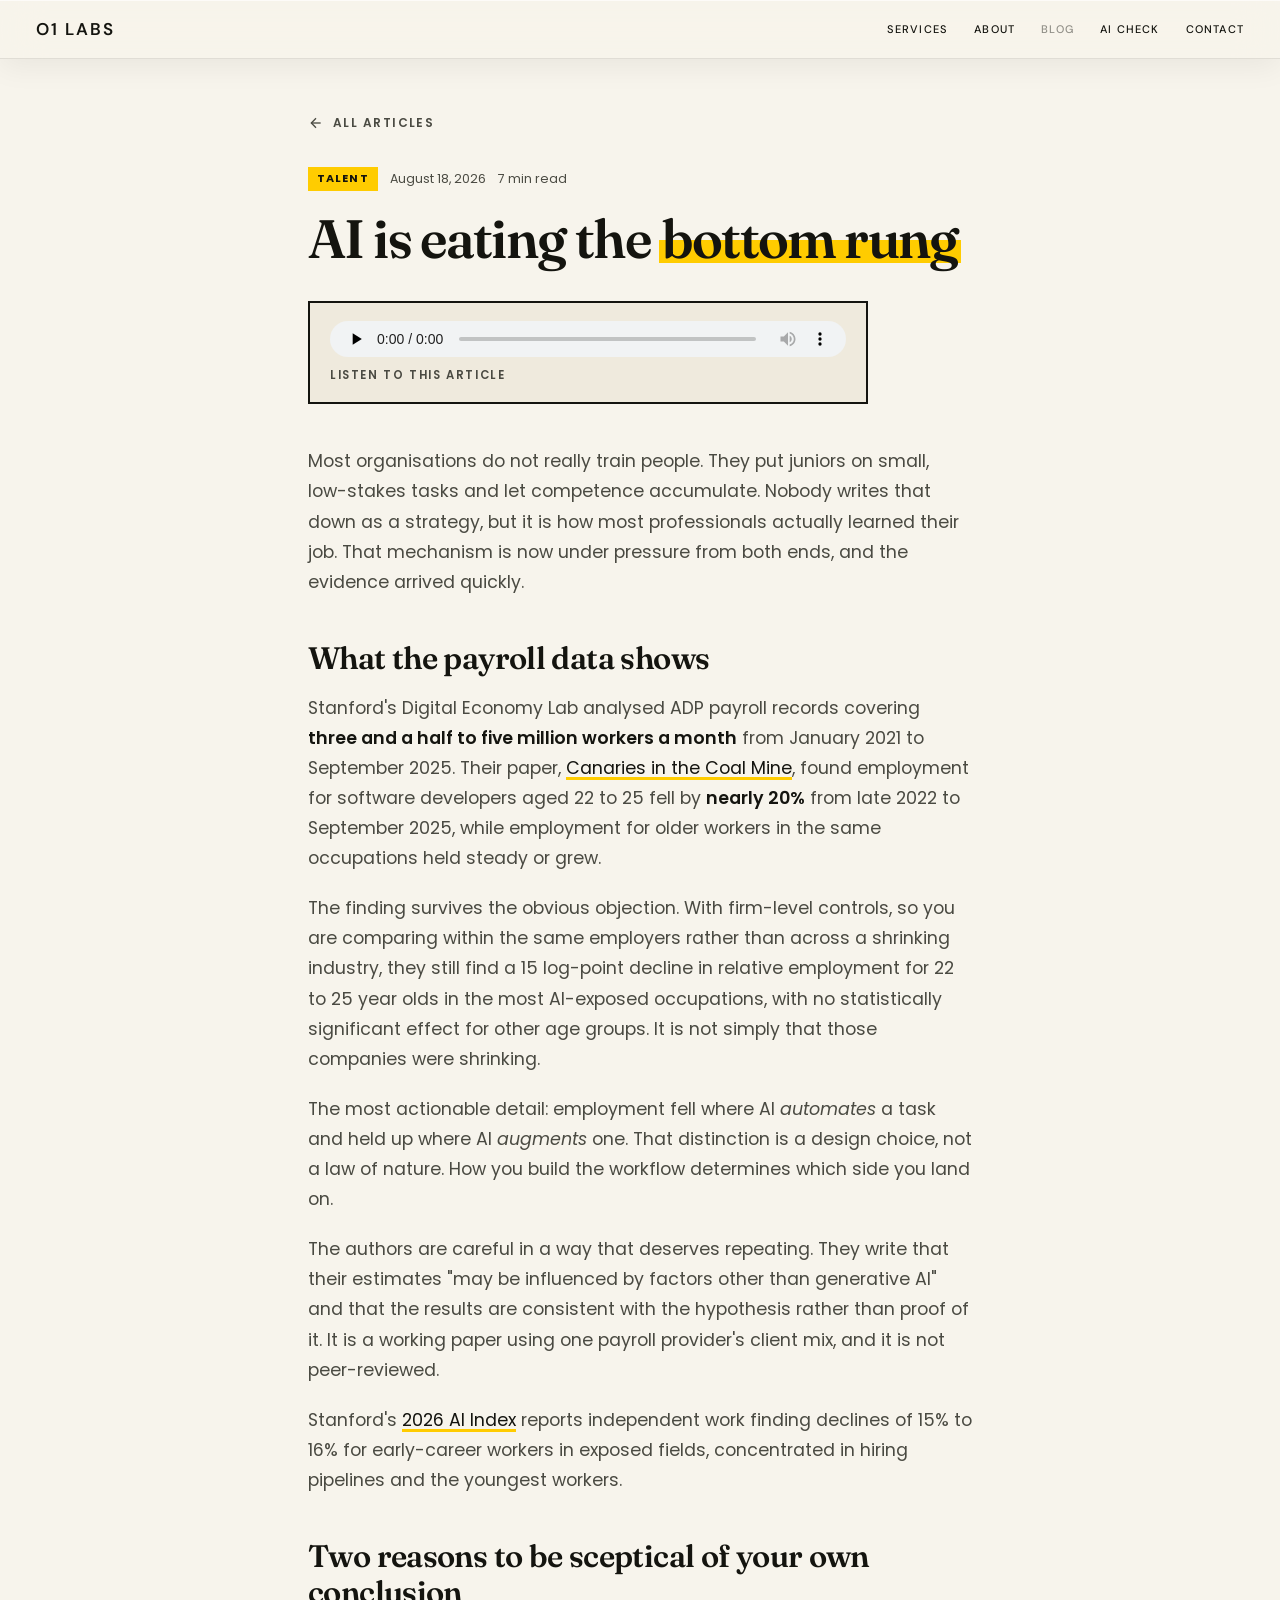
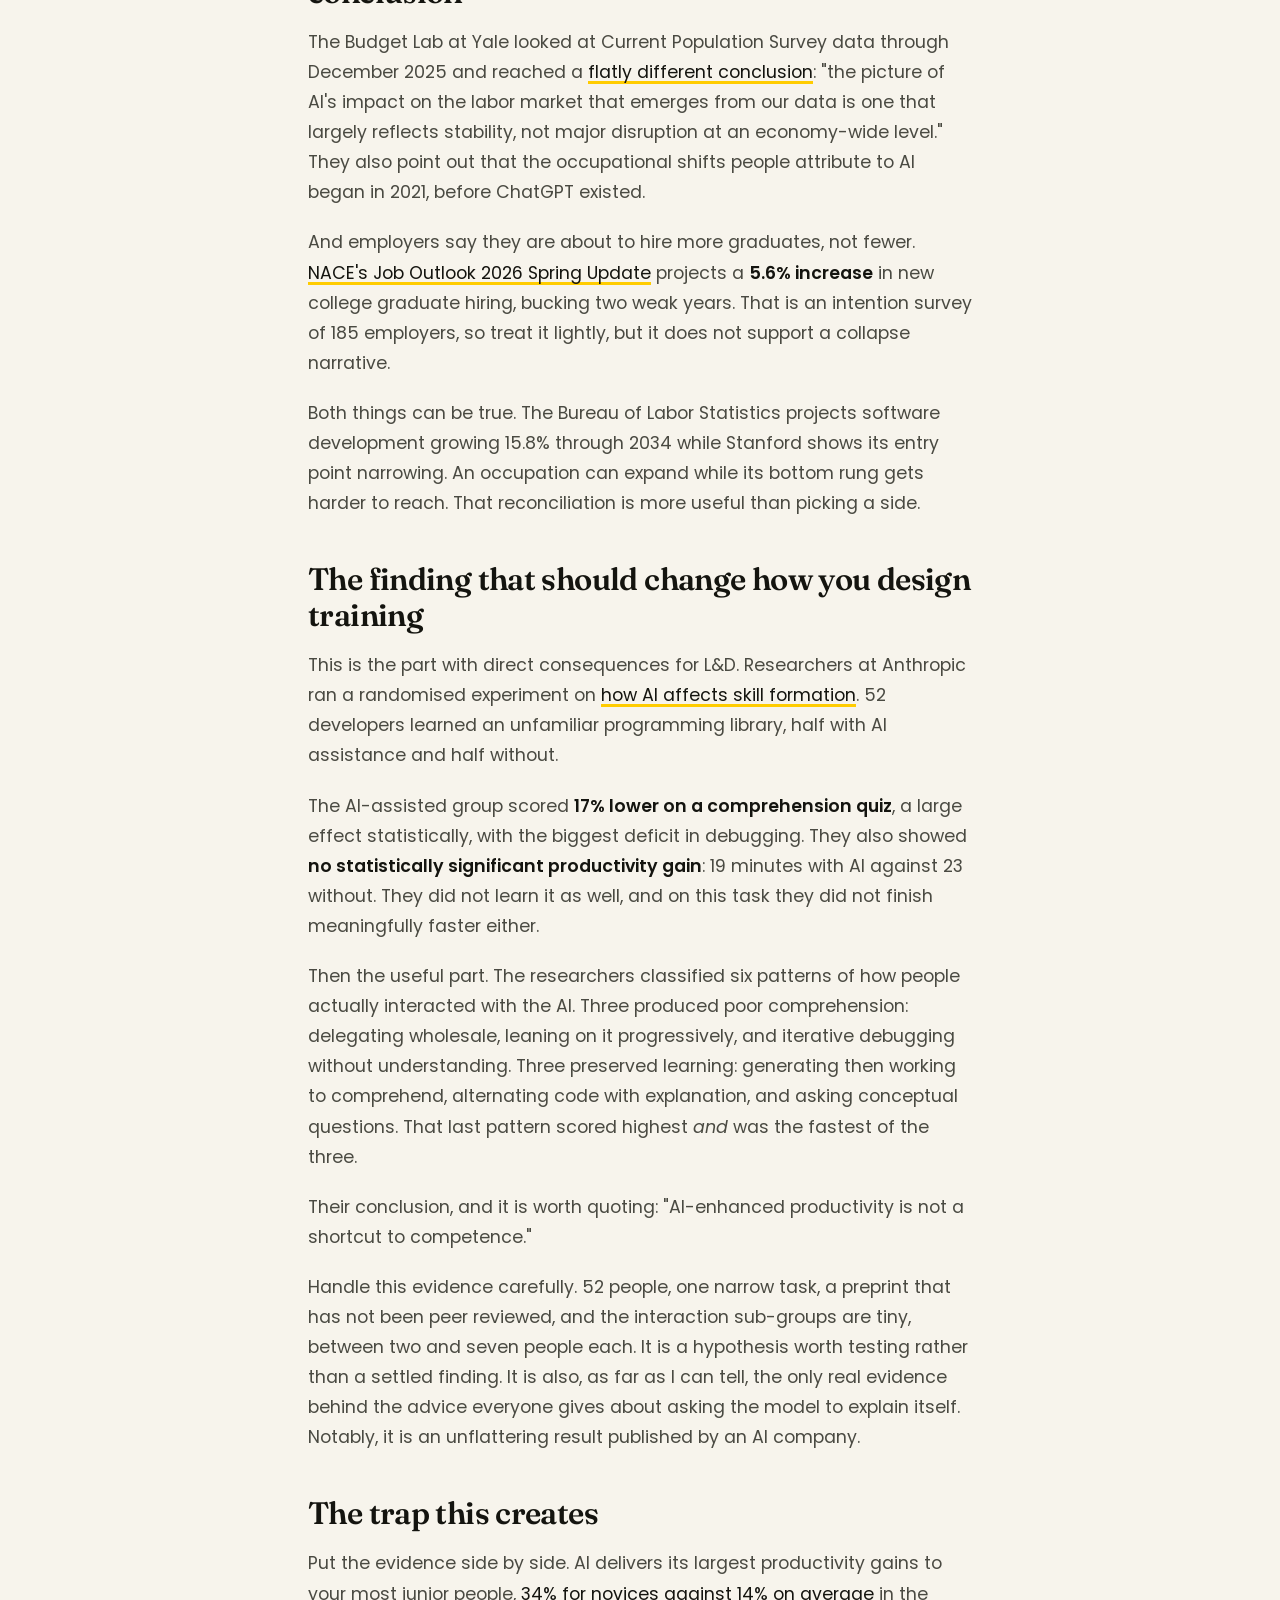
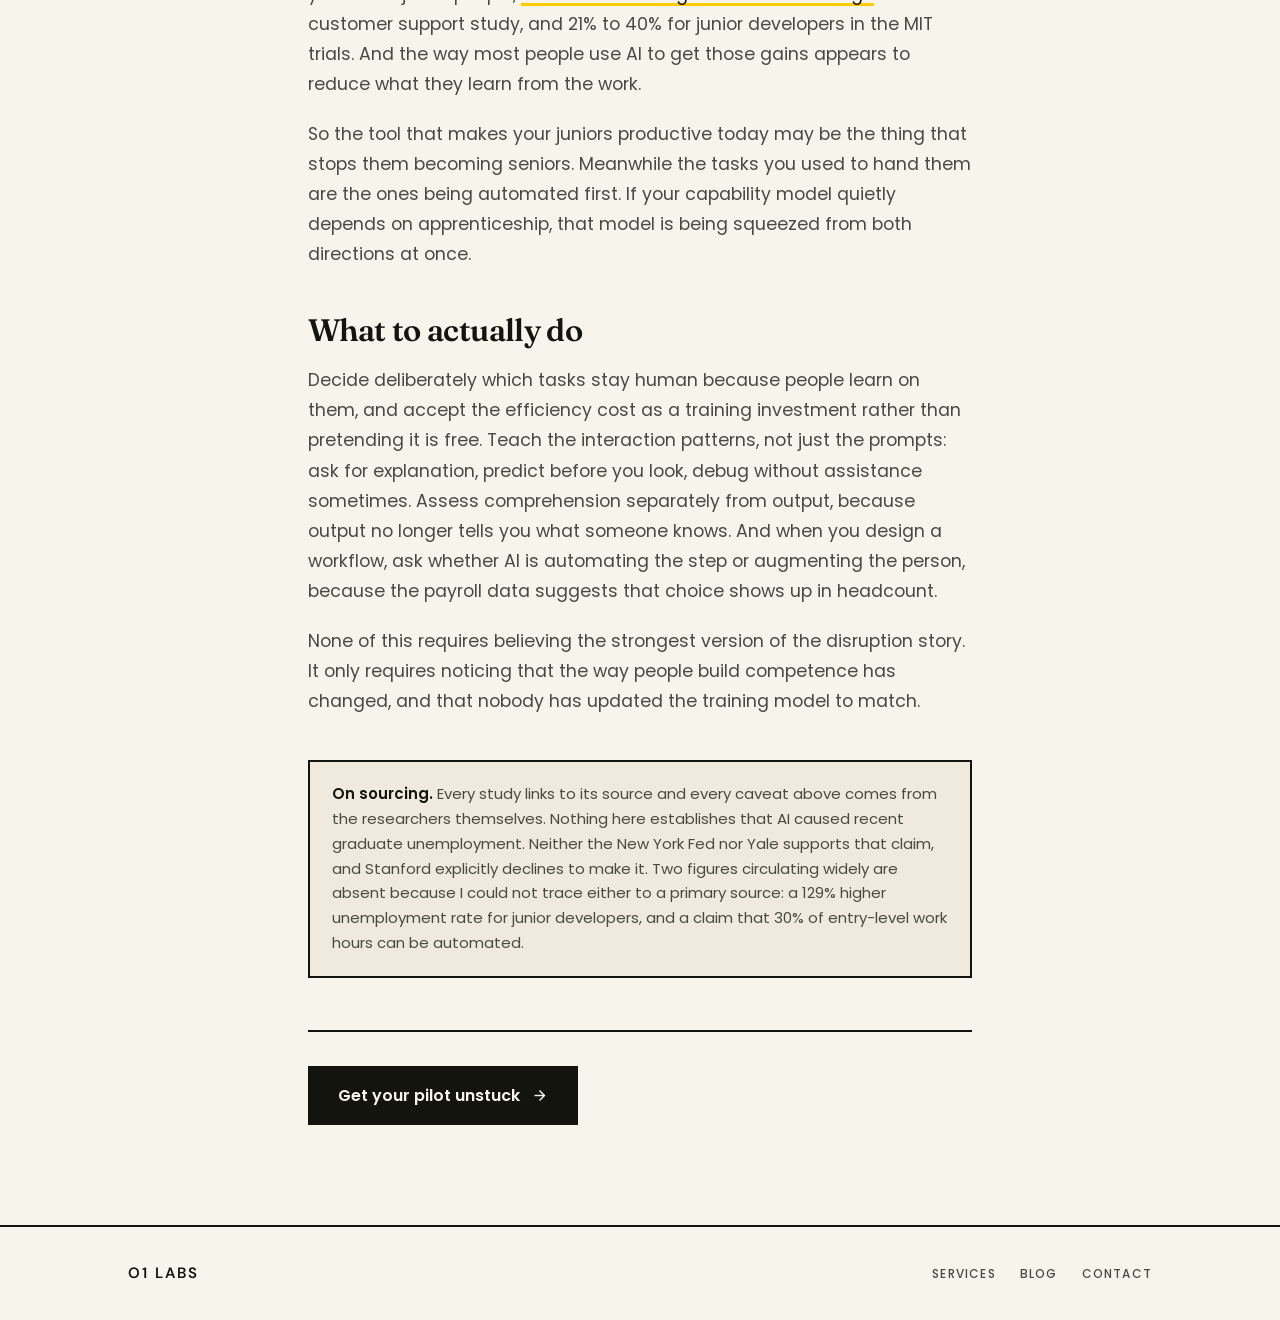
<file: blog/ai-is-eating-the-bottom-rung.html>
<!DOCTYPE html>
<html lang="en">
<head>
<meta charset="UTF-8">
<meta name="viewport" content="width=device-width, initial-scale=1.0">
<title>AI is eating the bottom rung. What that does to how your people learn. &middot; o1 Labs</title>
<meta name="description" content="The tasks juniors used to learn on are the tasks AI does best. That breaks the apprenticeship model most organisations quietly rely on.">
<link rel="canonical" href="https://o1-labs.com/blog/ai-is-eating-the-bottom-rung.html">
<link rel="icon" type="image/svg+xml" href="/favicon.svg">
<meta property="og:type" content="article">
<meta property="og:site_name" content="o1 Labs">
<meta property="og:title" content="AI is eating the bottom rung. What that does to how your people learn.">
<meta property="og:description" content="New payroll and experimental evidence on entry-level work, and what it means for how organisations build capability.">
<meta property="og:url" content="https://o1-labs.com/blog/ai-is-eating-the-bottom-rung.html">
<meta property="og:image" content="https://o1-labs.com/og.png">
<meta name="twitter:card" content="summary_large_image">
<meta name="article:published_time" content="2026-08-18">
<link rel="preconnect" href="https://fonts.googleapis.com">
<link rel="preconnect" href="https://fonts.gstatic.com" crossorigin>
<link href="https://fonts.googleapis.com/css2?family=DM+Sans:opsz,wght@9..40,400;9..40,500;9..40,600&family=Fraunces:opsz,wght@9..144,400;9..144,600;9..144,700&family=Poppins:wght@400;500;600;700&display=swap" rel="stylesheet">
<link rel="stylesheet" href="/blog/style.css">
<script type="application/ld+json">
{
  "@context": "https://schema.org",
  "@type": "BlogPosting",
  "headline": "AI is eating the bottom rung. What that does to how your people learn.",
  "description": "New payroll and experimental evidence on entry-level work, and what it means for how organisations build capability.",
  "datePublished": "2026-08-18",
  "author": { "@type": "Organization", "name": "o1 Labs", "url": "https://o1-labs.com/" },
  "publisher": { "@type": "Organization", "name": "o1 Labs", "logo": { "@type": "ImageObject", "url": "https://o1-labs.com/favicon.svg" } },
  "mainEntityOfPage": "https://o1-labs.com/blog/ai-is-eating-the-bottom-rung.html",
  "image": "https://o1-labs.com/og.png"
}
</script>
</head></head>
<body>
<nav class="nav over-light" id="mainNav">
  <a href="/" class="nav-logo">o1 Labs</a>
  <div class="nav-right">
    <a href="/#services" class="nav-lang">Services</a>
    <a href="/#about" class="nav-lang">About</a>
    <a href="/blog/" class="nav-lang active">Blog</a>
    <a href="/ai-readiness/" class="nav-lang">AI Check</a>
    <a href="/#contact" class="nav-lang">Contact</a>
    <div class="nav-icons">
      <div class="hamburger" id="hamburger" onclick="toggleMenu()">
        <span></span><span></span><span></span>
      </div>
    </div>
  </div>
</nav>

<div class="menu-overlay" id="menuOverlay">
  <div class="menu-nav-links">
    <a href="/#services" class="menu-nav-link">Services</a>
    <a href="/#about" class="menu-nav-link">About</a>
    <a href="/blog/" class="menu-nav-link">Blog</a>
    <a href="/ai-readiness/" class="menu-nav-link">AI Readiness Check</a>
    <a href="/clips/" class="menu-nav-link">Social Media Clips</a>
    <a href="/#contact" class="menu-nav-link">Contact</a>
  </div>
  <div class="menu-footer-links">
    <a href="https://www.linkedin.com/in/freddyalcantara/" class="menu-footer-link">LinkedIn</a>
    <a href="/privacy" class="menu-footer-link">Privacy</a>
    <a href="/terms" class="menu-footer-link">Terms</a>
  </div>
</div>

<main class="article">
  <a href="/blog/" class="back">
    <svg viewBox="0 0 24 24" fill="none" stroke="currentColor" stroke-width="2"><line x1="19" y1="12" x2="5" y2="12"/><polyline points="12 19 5 12 12 5"/></svg>
    All articles
  </a>
  <div class="article-meta">
    <span class="post-cat">Talent</span>
    <span class="post-date">August 18, 2026</span>
    <span class="post-read">7 min read</span>
  </div>
  <h1 class="article-title">AI is eating the <em>bottom rung</em></h1>

  <div class="listen-wrap">
    <audio id="listenAudio" class="listen-audio" controls preload="none" src="/blog/audio/ai-is-eating-the-bottom-rung.mp3"></audio>
    <span class="listen-note">Listen to this article</span>
  </div>

  <div class="article-body">
    <p>Most organisations do not really train people. They put juniors on small, low-stakes tasks and let competence accumulate. Nobody writes that down as a strategy, but it is how most professionals actually learned their job. That mechanism is now under pressure from both ends, and the evidence arrived quickly.</p>

    <h2>What the payroll data shows</h2>
    <p>Stanford's Digital Economy Lab analysed ADP payroll records covering <strong>three and a half to five million workers a month</strong> from January 2021 to September 2025. Their paper, <a href="https://digitaleconomy.stanford.edu/app/uploads/2025/11/CanariesintheCoalMine_Nov25.pdf" target="_blank" rel="noopener">Canaries in the Coal Mine</a>, found employment for software developers aged 22 to 25 fell by <strong>nearly 20%</strong> from late 2022 to September 2025, while employment for older workers in the same occupations held steady or grew.</p>
    <p>The finding survives the obvious objection. With firm-level controls, so you are comparing within the same employers rather than across a shrinking industry, they still find a 15 log-point decline in relative employment for 22 to 25 year olds in the most AI-exposed occupations, with no statistically significant effect for other age groups. It is not simply that those companies were shrinking.</p>
    <p>The most actionable detail: employment fell where AI <em>automates</em> a task and held up where AI <em>augments</em> one. That distinction is a design choice, not a law of nature. How you build the workflow determines which side you land on.</p>
    <p>The authors are careful in a way that deserves repeating. They write that their estimates "may be influenced by factors other than generative AI" and that the results are consistent with the hypothesis rather than proof of it. It is a working paper using one payroll provider's client mix, and it is not peer-reviewed.</p>
    <p>Stanford's <a href="https://hai.stanford.edu/assets/files/ai_index_report_2026_chapter_4_economy.pdf" target="_blank" rel="noopener">2026 AI Index</a> reports independent work finding declines of 15% to 16% for early-career workers in exposed fields, concentrated in hiring pipelines and the youngest workers.</p>

    <h2>Two reasons to be sceptical of your own conclusion</h2>
    <p>The Budget Lab at Yale looked at Current Population Survey data through December 2025 and reached a <a href="https://budgetlab.yale.edu/research/evaluating-impact-ai-labor-market-novemberdecember-cps-update" target="_blank" rel="noopener">flatly different conclusion</a>: "the picture of AI's impact on the labor market that emerges from our data is one that largely reflects stability, not major disruption at an economy-wide level." They also point out that the occupational shifts people attribute to AI began in 2021, before ChatGPT existed.</p>
    <p>And employers say they are about to hire more graduates, not fewer. <a href="https://www.naceweb.org/about-us/press/2026/outlook-brightens-for-college-class-of-2026-entry-level-hiring" target="_blank" rel="noopener">NACE's Job Outlook 2026 Spring Update</a> projects a <strong>5.6% increase</strong> in new college graduate hiring, bucking two weak years. That is an intention survey of 185 employers, so treat it lightly, but it does not support a collapse narrative.</p>
    <p>Both things can be true. The Bureau of Labor Statistics projects software development growing 15.8% through 2034 while Stanford shows its entry point narrowing. An occupation can expand while its bottom rung gets harder to reach. That reconciliation is more useful than picking a side.</p>

    <h2>The finding that should change how you design training</h2>
    <p>This is the part with direct consequences for L&D. Researchers at Anthropic ran a randomised experiment on <a href="https://arxiv.org/abs/2601.20245" target="_blank" rel="noopener">how AI affects skill formation</a>. 52 developers learned an unfamiliar programming library, half with AI assistance and half without.</p>
    <p>The AI-assisted group scored <strong>17% lower on a comprehension quiz</strong>, a large effect statistically, with the biggest deficit in debugging. They also showed <strong>no statistically significant productivity gain</strong>: 19 minutes with AI against 23 without. They did not learn it as well, and on this task they did not finish meaningfully faster either.</p>
    <p>Then the useful part. The researchers classified six patterns of how people actually interacted with the AI. Three produced poor comprehension: delegating wholesale, leaning on it progressively, and iterative debugging without understanding. Three preserved learning: generating then working to comprehend, alternating code with explanation, and asking conceptual questions. That last pattern scored highest <em>and</em> was the fastest of the three.</p>
    <p>Their conclusion, and it is worth quoting: "AI-enhanced productivity is not a shortcut to competence."</p>
    <p>Handle this evidence carefully. 52 people, one narrow task, a preprint that has not been peer reviewed, and the interaction sub-groups are tiny, between two and seven people each. It is a hypothesis worth testing rather than a settled finding. It is also, as far as I can tell, the only real evidence behind the advice everyone gives about asking the model to explain itself. Notably, it is an unflattering result published by an AI company.</p>

    <h2>The trap this creates</h2>
    <p>Put the evidence side by side. AI delivers its largest productivity gains to your most junior people, <a href="https://academic.oup.com/qje/article/140/2/889/7990658" target="_blank" rel="noopener">34% for novices against 14% on average</a> in the customer support study, and 21% to 40% for junior developers in the MIT trials. And the way most people use AI to get those gains appears to reduce what they learn from the work.</p>
    <p>So the tool that makes your juniors productive today may be the thing that stops them becoming seniors. Meanwhile the tasks you used to hand them are the ones being automated first. If your capability model quietly depends on apprenticeship, that model is being squeezed from both directions at once.</p>

    <h2>What to actually do</h2>
    <p>Decide deliberately which tasks stay human because people learn on them, and accept the efficiency cost as a training investment rather than pretending it is free. Teach the interaction patterns, not just the prompts: ask for explanation, predict before you look, debug without assistance sometimes. Assess comprehension separately from output, because output no longer tells you what someone knows. And when you design a workflow, ask whether AI is automating the step or augmenting the person, because the payroll data suggests that choice shows up in headcount.</p>
    <p>None of this requires believing the strongest version of the disruption story. It only requires noticing that the way people build competence has changed, and that nobody has updated the training model to match.</p>

    <p class="post-note"><strong>On sourcing.</strong> Every study links to its source and every caveat above comes from the researchers themselves. Nothing here establishes that AI caused recent graduate unemployment. Neither the New York Fed nor Yale supports that claim, and Stanford explicitly declines to make it. Two figures circulating widely are absent because I could not trace either to a primary source: a 129% higher unemployment rate for junior developers, and a claim that 30% of entry-level work hours can be automated.</p>
  </div>

  <div class="article-foot">
    <a href="/#contact" class="article-cta">
      Get your pilot unstuck
      <svg viewBox="0 0 24 24"><line x1="5" y1="12" x2="19" y2="12"/><polyline points="12 5 19 12 12 19"/></svg>
    </a>
  </div>
</main>

<footer class="bfooter">
  <div class="bfooter-inner">
    <div class="bfooter-logo">o1 Labs</div>
    <nav class="bfooter-nav">
      <a href="/#services" class="bfooter-link">Services</a>
      <a href="/blog/" class="bfooter-link">Blog</a>
      <a href="/#contact" class="bfooter-link">Contact</a>
    </nav>
  </div>
</footer>

<script>
function toggleMenu() {
  var h = document.getElementById('hamburger');
  var m = document.getElementById('menuOverlay');
  h.classList.toggle('active');
  m.classList.toggle('active');
  document.body.style.overflow = m.classList.contains('active') ? 'hidden' : '';
}
</script>
</body>
</html>
</file>
<file: blog/style.css>
/* o1 Labs blog. Editorial system shared with the Social Media Clips page:
   Fraunces for display, Poppins for text, DM Sans for the shared site nav.
   Hard 2px rules, cream paper, one signal colour. No soft shadows. */

*, *::before, *::after { box-sizing: border-box; margin: 0; padding: 0; }

:root {
  --ink: #14140f;
  --ink-soft: #4a4a42;
  --paper: #f7f4ec;
  --paper-2: #efeadd;
  --signal: #ffcc00;
  --line: #d9d2c0;
  --rule: 2px solid var(--ink);
  --sans: 'DM Sans', 'Helvetica Neue', sans-serif;
  --serif: 'Fraunces', Georgia, serif;
}

html { scroll-behavior: smooth; }

body {
  background: var(--paper);
  color: var(--ink);
  font-family: Poppins, system-ui, sans-serif;
  font-size: 17px;
  line-height: 1.62;
  -webkit-font-smoothing: antialiased;
  padding-top: 60px;
}

a { color: inherit; }

/* ===== SHARED SITE NAV, same geometry as the homepage and clips page ===== */
.nav {
  position: fixed; top: 0; left: 0; right: 0; z-index: 100;
  padding: 18px 36px; display: flex; align-items: center; justify-content: space-between;
  border-bottom: 1px solid transparent; line-height: normal;
  transition: background .4s, backdrop-filter .4s, border-color .4s, box-shadow .4s, padding .4s;
}
.nav a, .menu-overlay a { line-height: normal; }
.nav.over-light {
  background: rgba(247, 244, 236, 0.72);
  -webkit-backdrop-filter: blur(20px) saturate(160%);
  backdrop-filter: blur(20px) saturate(160%);
  border-bottom-color: rgba(20, 20, 15, 0.10);
  box-shadow: inset 0 1px 0 rgba(255,255,255,.6), 0 8px 30px rgba(20,20,15,.06);
}
.nav-logo {
  font-family: var(--sans); font-size: 17px; font-weight: 600; letter-spacing: 2px;
  text-transform: uppercase; text-decoration: none; color: var(--ink); transition: color .3s;
}
.nav-right { display: flex; align-items: center; gap: 26px; }
.nav-lang {
  font-family: var(--sans); font-size: 11px; font-weight: 500; letter-spacing: 1.2px;
  text-transform: uppercase; cursor: pointer; text-decoration: none;
  color: var(--ink); transition: opacity .3s;
}
.nav-lang:hover { opacity: .6; }
.nav-lang.active { opacity: .45; }
.nav-icons { display: none; align-items: center; gap: 18px; }
.hamburger {
  width: 22px; height: 14px; display: flex; flex-direction: column;
  justify-content: space-between; cursor: pointer;
}
.hamburger span {
  display: block; width: 100%; height: 1.5px; background: var(--ink);
  transition: all .4s cubic-bezier(.16,1,.3,1);
}
.hamburger.active span:nth-child(1) { transform: translateY(6px) rotate(45deg); }
.hamburger.active span:nth-child(2) { opacity: 0; }
.hamburger.active span:nth-child(3) { transform: translateY(-6px) rotate(-45deg); }

.menu-overlay {
  position: fixed; inset: 0; z-index: 99; background: var(--paper);
  display: flex; flex-direction: column; padding: 110px 44px 44px;
  transform: translateY(-100%); transition: transform .7s cubic-bezier(.16,1,.3,1);
}
.menu-overlay.active { transform: translateY(0); }
.menu-nav-links { padding-top: 8px; display: flex; flex-direction: column; gap: 6px; flex: 1; }
.menu-nav-link {
  font-family: var(--serif); font-weight: 400; font-size: 44px; color: var(--ink);
  text-decoration: none; padding: 10px 0; transition: opacity .3s; line-height: 1.08;
  letter-spacing: -.02em;
}
.menu-nav-link:hover { opacity: .4; }
.menu-footer-links { display: flex; gap: 28px; padding-top: 32px; border-top: 1px solid var(--line); }
.menu-footer-link {
  font-family: var(--sans); font-size: 10px; font-weight: 500; text-transform: uppercase;
  letter-spacing: 1.8px; color: var(--ink-soft); text-decoration: none; transition: opacity .3s;
}
.menu-footer-link:hover { opacity: .5; }

@media (max-width: 900px) { .nav-right .nav-lang { display: none; } .nav-icons { display: flex; } }
@media (max-width: 768px) {
  body { padding-top: 56px; }
  .nav { padding: 16px 22px; }
  .menu-overlay { padding: 100px 28px 28px; }
  .menu-nav-link { font-size: 34px; }
}

/* ===== SHARED STICKY BREADCRUMB, same as the Social Media Clips page =====
   Sits directly under the fixed nav so people always have a way back. */
.crumb {
  position: sticky; top: 60px; z-index: 60;
  border-bottom: var(--rule); background: var(--paper-2);
  padding: 11px 0; font-size: 14px;
}
.crumb .crumb-inner {
  max-width: 1080px; margin: 0 auto; padding: 0 28px;
  display: flex; gap: 10px; align-items: center; flex-wrap: wrap;
}
.crumb.narrow .crumb-inner { max-width: 720px; }
.crumb a { text-decoration: none; color: var(--ink-soft); transition: color .2s; }
.crumb a:hover { color: var(--ink); }
.crumb .sep { color: var(--line); }
.crumb .here { font-weight: 600; }
@media (max-width: 768px) { .crumb { top: 56px; } }
/* anchors have to clear the fixed nav plus the sticky crumb */
.has-crumb section[id], .has-crumb div[id] { scroll-margin-top: 118px; }

/* ===== BLOG INDEX ===== */
.blog-head {
  max-width: 1080px; margin: 0 auto; padding: 72px 28px 44px;
  border-bottom: var(--rule);
}
.blog-eyebrow {
  font-size: 12.5px; letter-spacing: .16em; text-transform: uppercase;
  font-weight: 600; color: var(--ink-soft); display: block; margin-bottom: 22px;
}
.blog-h1 {
  font-family: var(--serif); font-weight: 600; font-size: clamp(38px, 6vw, 68px);
  line-height: 1.02; letter-spacing: -.03em; max-width: 16ch;
}
.blog-h1 em {
  font-style: normal;
  background: linear-gradient(transparent 52%, var(--signal) 52%, var(--signal) 86%, transparent 86%);
  padding: 0 2px;
}
.blog-intro {
  margin-top: 24px; font-size: clamp(17px, 2vw, 20px);
  max-width: 60ch; color: var(--ink-soft);
}

.post-grid {
  max-width: 1080px; margin: 0 auto; padding: 0 28px 80px;
  display: grid; grid-template-columns: repeat(2, 1fr); gap: 0;
}
.post-card {
  display: flex; flex-direction: column; text-decoration: none;
  padding: 30px 26px 28px; border-bottom: var(--rule); border-right: 1px solid var(--line);
  transition: background .18s ease;
}
.post-card:nth-child(2n) { border-right: 0; }
.post-card:hover { background: var(--paper-2); }
.post-meta { display: flex; align-items: center; gap: 12px; flex-wrap: wrap; margin-bottom: 14px; }
.post-cat {
  font-size: 11px; font-weight: 700; letter-spacing: .1em; text-transform: uppercase;
  background: var(--signal); color: var(--ink); padding: 3px 9px;
}
.post-date, .post-read { font-size: 12.5px; color: var(--ink-soft); }
.post-title {
  font-family: var(--serif); font-weight: 600; font-size: 25px; line-height: 1.14;
  letter-spacing: -.02em; margin-bottom: 12px;
}
.post-excerpt { font-size: 15px; color: var(--ink-soft); flex: 1; margin-bottom: 20px; }
.post-more {
  font-size: 13px; font-weight: 600; letter-spacing: .06em; text-transform: uppercase;
  display: inline-flex; align-items: center; gap: 8px;
}
.post-more svg {
  width: 15px; height: 15px; fill: none; stroke: currentColor; stroke-width: 2;
  transition: transform .18s ease;
}
.post-card:hover .post-more svg { transform: translateX(4px); }

/* ===== ARTICLE ===== */
.article { max-width: 720px; margin: 0 auto; padding: 52px 28px 40px; }
.back {
  display: inline-flex; align-items: center; gap: 9px; text-decoration: none;
  font-size: 12px; font-weight: 600; letter-spacing: .12em; text-transform: uppercase;
  color: var(--ink-soft); margin-bottom: 34px; transition: color .2s;
}
.back:hover { color: var(--ink); }
.back svg { width: 16px; height: 16px; }

.article-meta { display: flex; align-items: center; gap: 12px; flex-wrap: wrap; margin-bottom: 20px; }
.article-title {
  font-family: var(--serif); font-weight: 600; font-size: clamp(32px, 5.2vw, 54px);
  line-height: 1.04; letter-spacing: -.03em; margin-bottom: 34px;
}
.article-title em {
  font-style: normal;
  background: linear-gradient(transparent 52%, var(--signal) 52%, var(--signal) 86%, transparent 86%);
  padding: 0 3px;
}

/* narration player */
.listen-wrap {
  display: flex; flex-direction: column; gap: 9px;
  margin: 0 0 42px; padding: 18px 20px;
  background: var(--paper-2); border: var(--rule); max-width: 560px;
}
.listen-audio { width: 100%; height: 36px; display: block; }
.listen-note {
  font-size: 11.5px; letter-spacing: .14em; text-transform: uppercase;
  font-weight: 600; color: var(--ink-soft);
}
@media (max-width: 640px) { .listen-wrap { max-width: 100%; } }

.article-body { font-size: 17.5px; line-height: 1.72; }
.article-body h2 {
  font-family: var(--serif); font-weight: 600; font-size: clamp(23px, 3vw, 31px);
  line-height: 1.16; letter-spacing: -.02em; margin: 44px 0 16px;
}
.article-body p { margin-bottom: 20px; color: var(--ink-soft); }
.article-body ul { list-style: none; margin: 0 0 24px; }
.article-body li {
  position: relative; padding-left: 22px; margin-bottom: 11px; color: var(--ink-soft);
}
.article-body li::before {
  content: ""; position: absolute; left: 0; top: .68em;
  width: 9px; height: 2px; background: var(--ink);
}
.article-body strong { color: var(--ink); font-weight: 600; }
.article-body a {
  color: var(--ink); text-decoration: none;
  background: linear-gradient(transparent 88%, var(--signal) 88%);
  transition: background .18s ease;
}
.article-body a:hover { background: linear-gradient(transparent 0, var(--signal) 0); }

/* sourcing note */
.post-note {
  margin-top: 44px; padding: 20px 22px;
  border: var(--rule); background: var(--paper-2);
  font-size: 15px; line-height: 1.65; color: var(--ink-soft);
}
.post-note strong { color: var(--ink); }
.post-note a { color: inherit; }

.article-disclaimer { font-size: 14px; color: var(--ink-soft); margin-top: 26px; }

.article-foot { margin-top: 52px; padding-top: 34px; border-top: var(--rule); }
.article-cta {
  display: inline-flex; align-items: center; gap: 11px; text-decoration: none;
  background: var(--ink); color: var(--paper); font-weight: 600; font-size: 16px;
  padding: 15px 28px; border: 2px solid var(--ink); transition: .14s;
}
.article-cta:hover { background: var(--signal); color: var(--ink); }
.article-cta svg { width: 17px; height: 17px; fill: none; stroke: currentColor; stroke-width: 2; }

/* ===== FOOTER ===== */
.bfooter { border-top: var(--rule); padding: 34px 0; margin-top: 60px; }
.bfooter-inner {
  max-width: 1080px; margin: 0 auto; padding: 0 28px;
  display: flex; justify-content: space-between; align-items: center; gap: 16px; flex-wrap: wrap;
}
.bfooter-logo {
  font-family: var(--sans); font-size: 15px; font-weight: 600;
  letter-spacing: 2px; text-transform: uppercase;
}
.bfooter-nav { display: flex; gap: 24px; }
.bfooter-link {
  font-size: 12px; letter-spacing: .1em; text-transform: uppercase; font-weight: 500;
  color: var(--ink-soft); text-decoration: none; transition: color .2s;
}
.bfooter-link:hover { color: var(--ink); }

@media (max-width: 820px) {
  .post-grid { grid-template-columns: 1fr; }
  .post-card { border-right: 0; }
}
@media (prefers-reduced-motion: reduce) {
  html { scroll-behavior: auto; }
  .post-card, .post-more svg, .menu-overlay { transition: none; }
}


/* real wordmark in the nav */
  .nav-logo{display:inline-flex;align-items:center;line-height:0;text-decoration:none}
  .nav-logo img{height:22px;width:auto;display:block}
</file>
